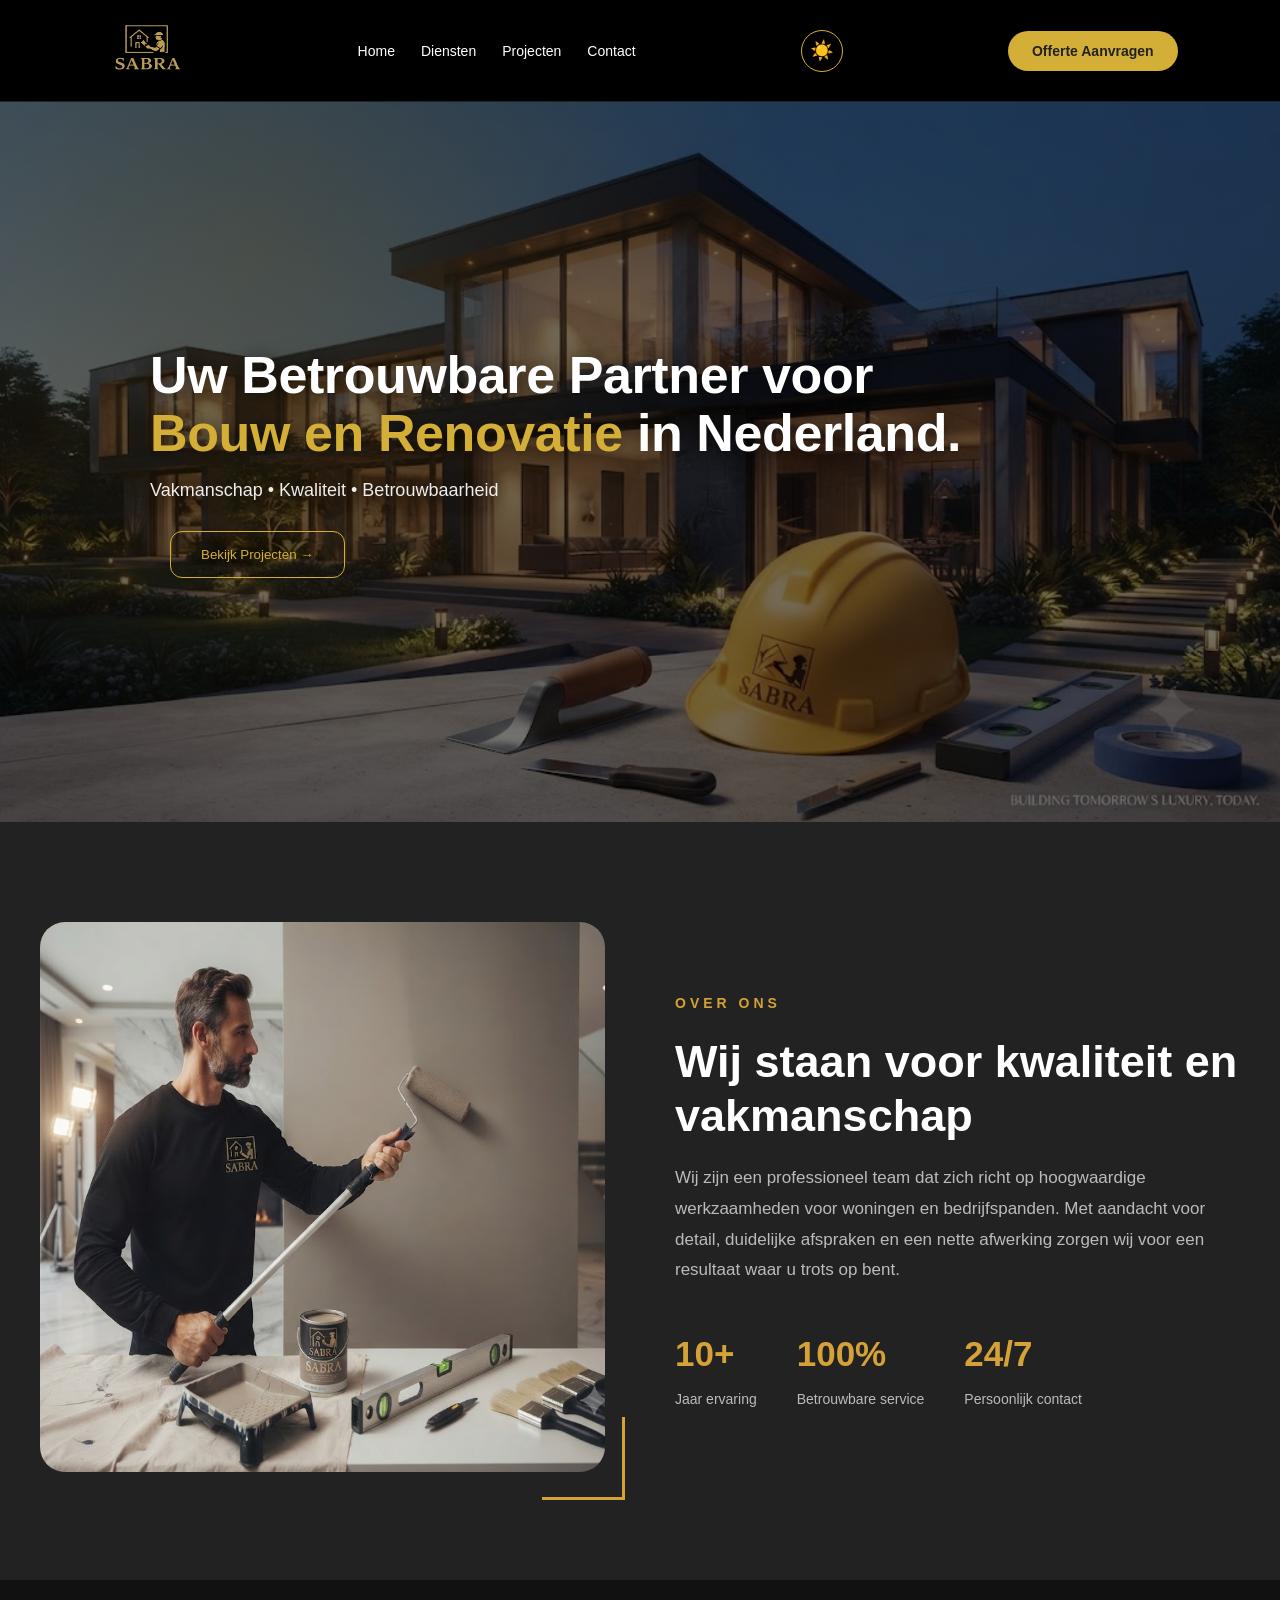
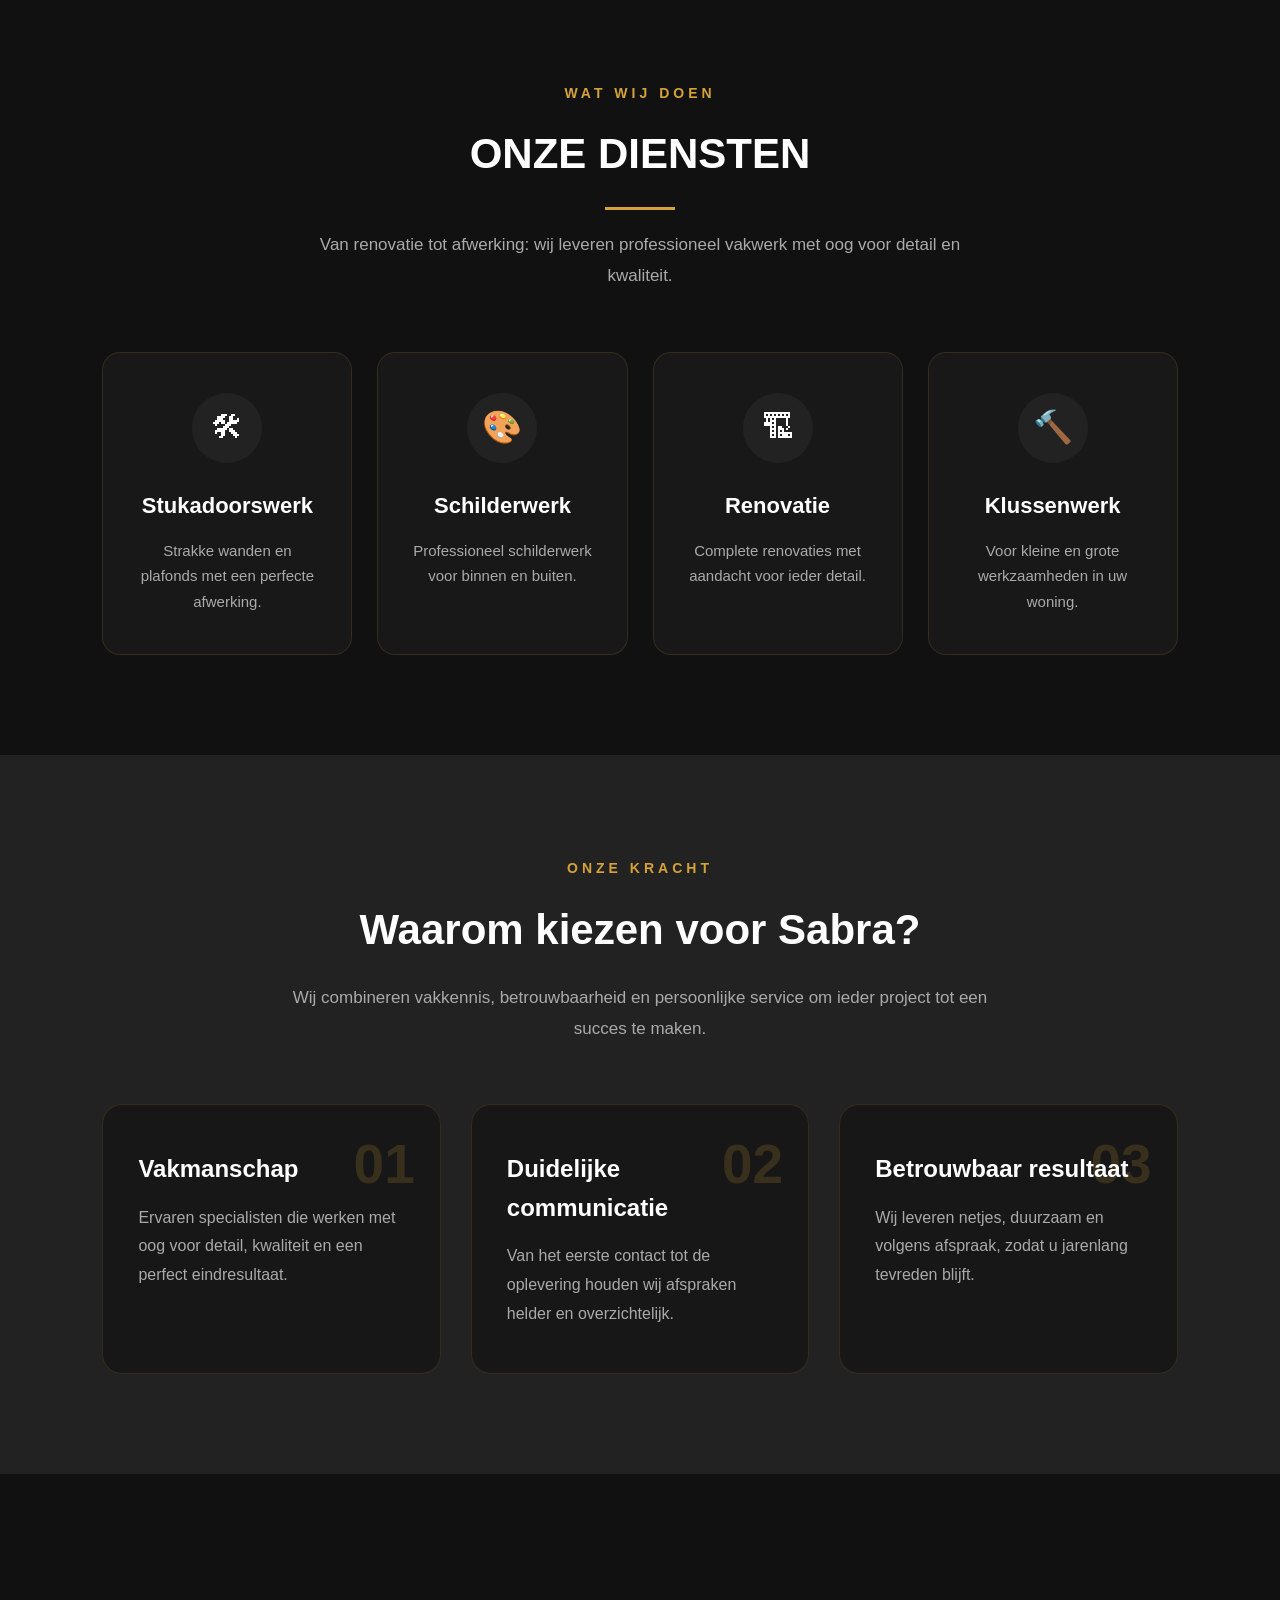
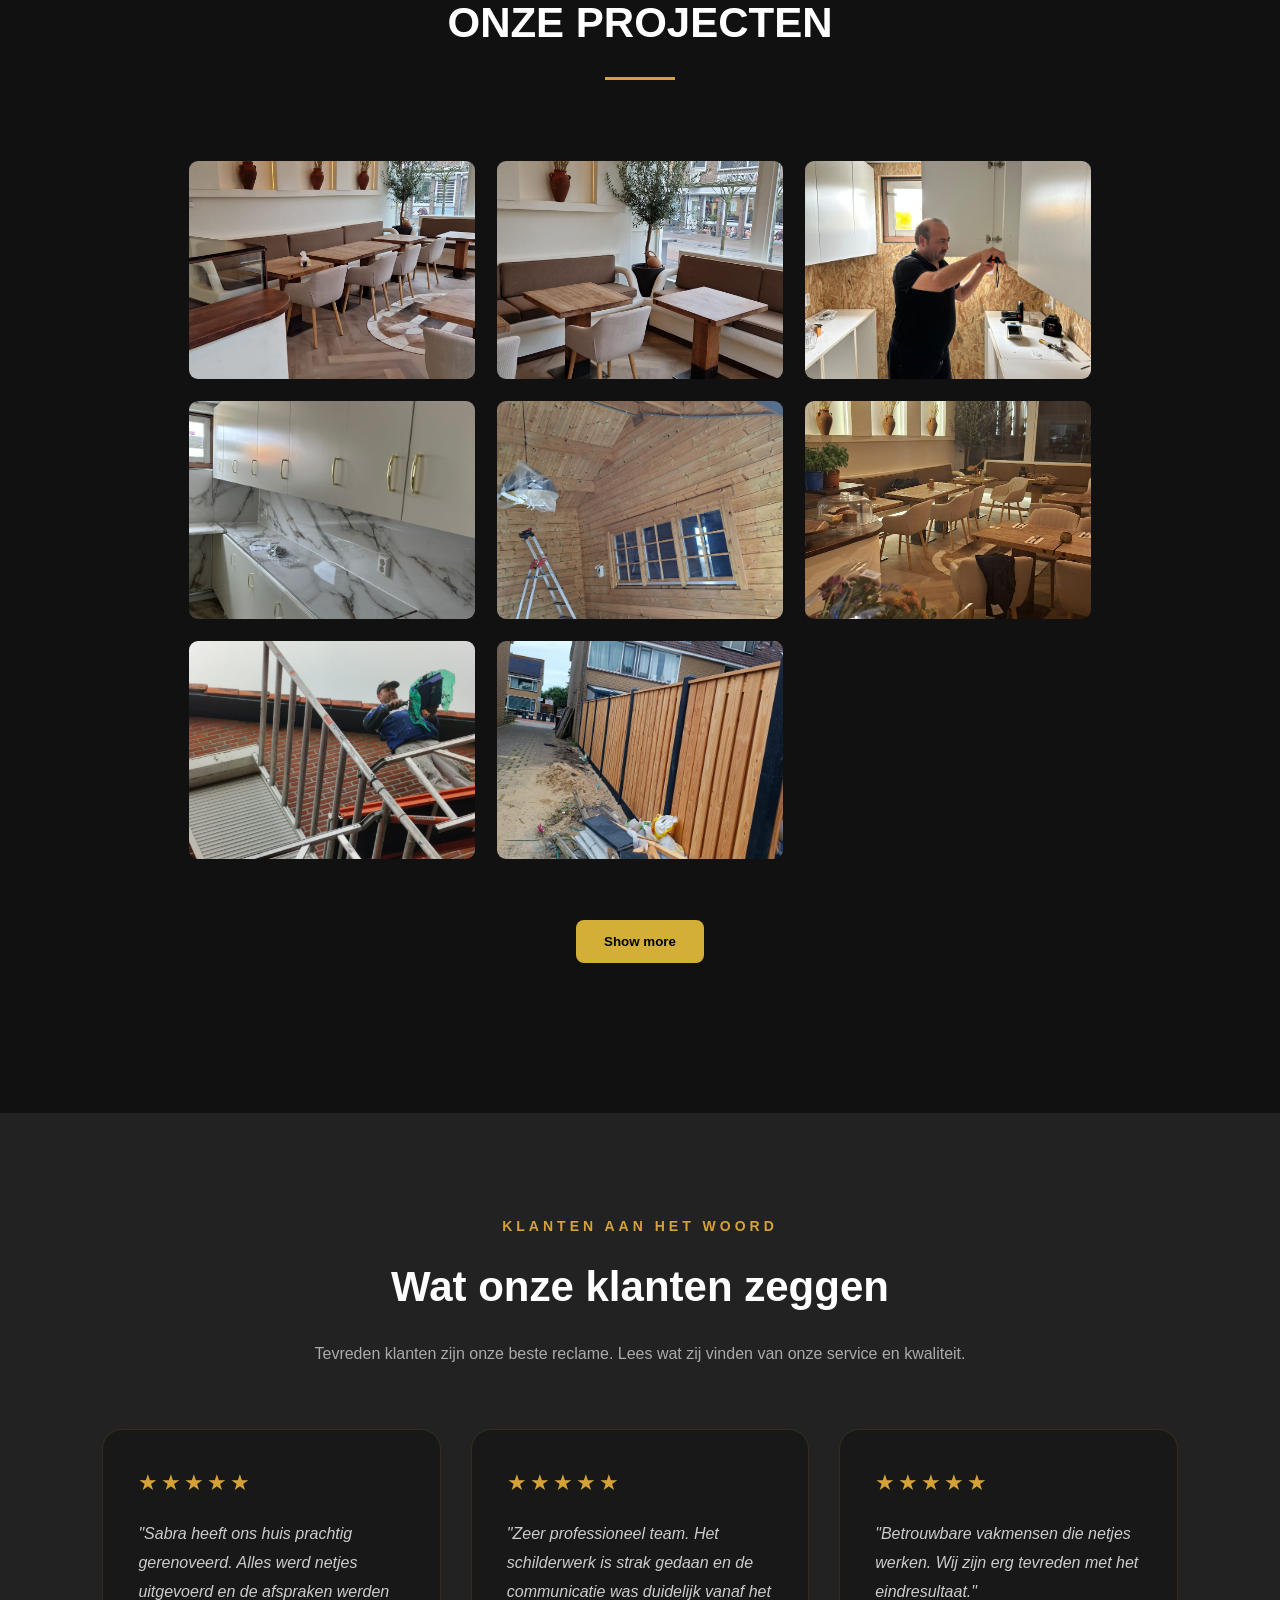
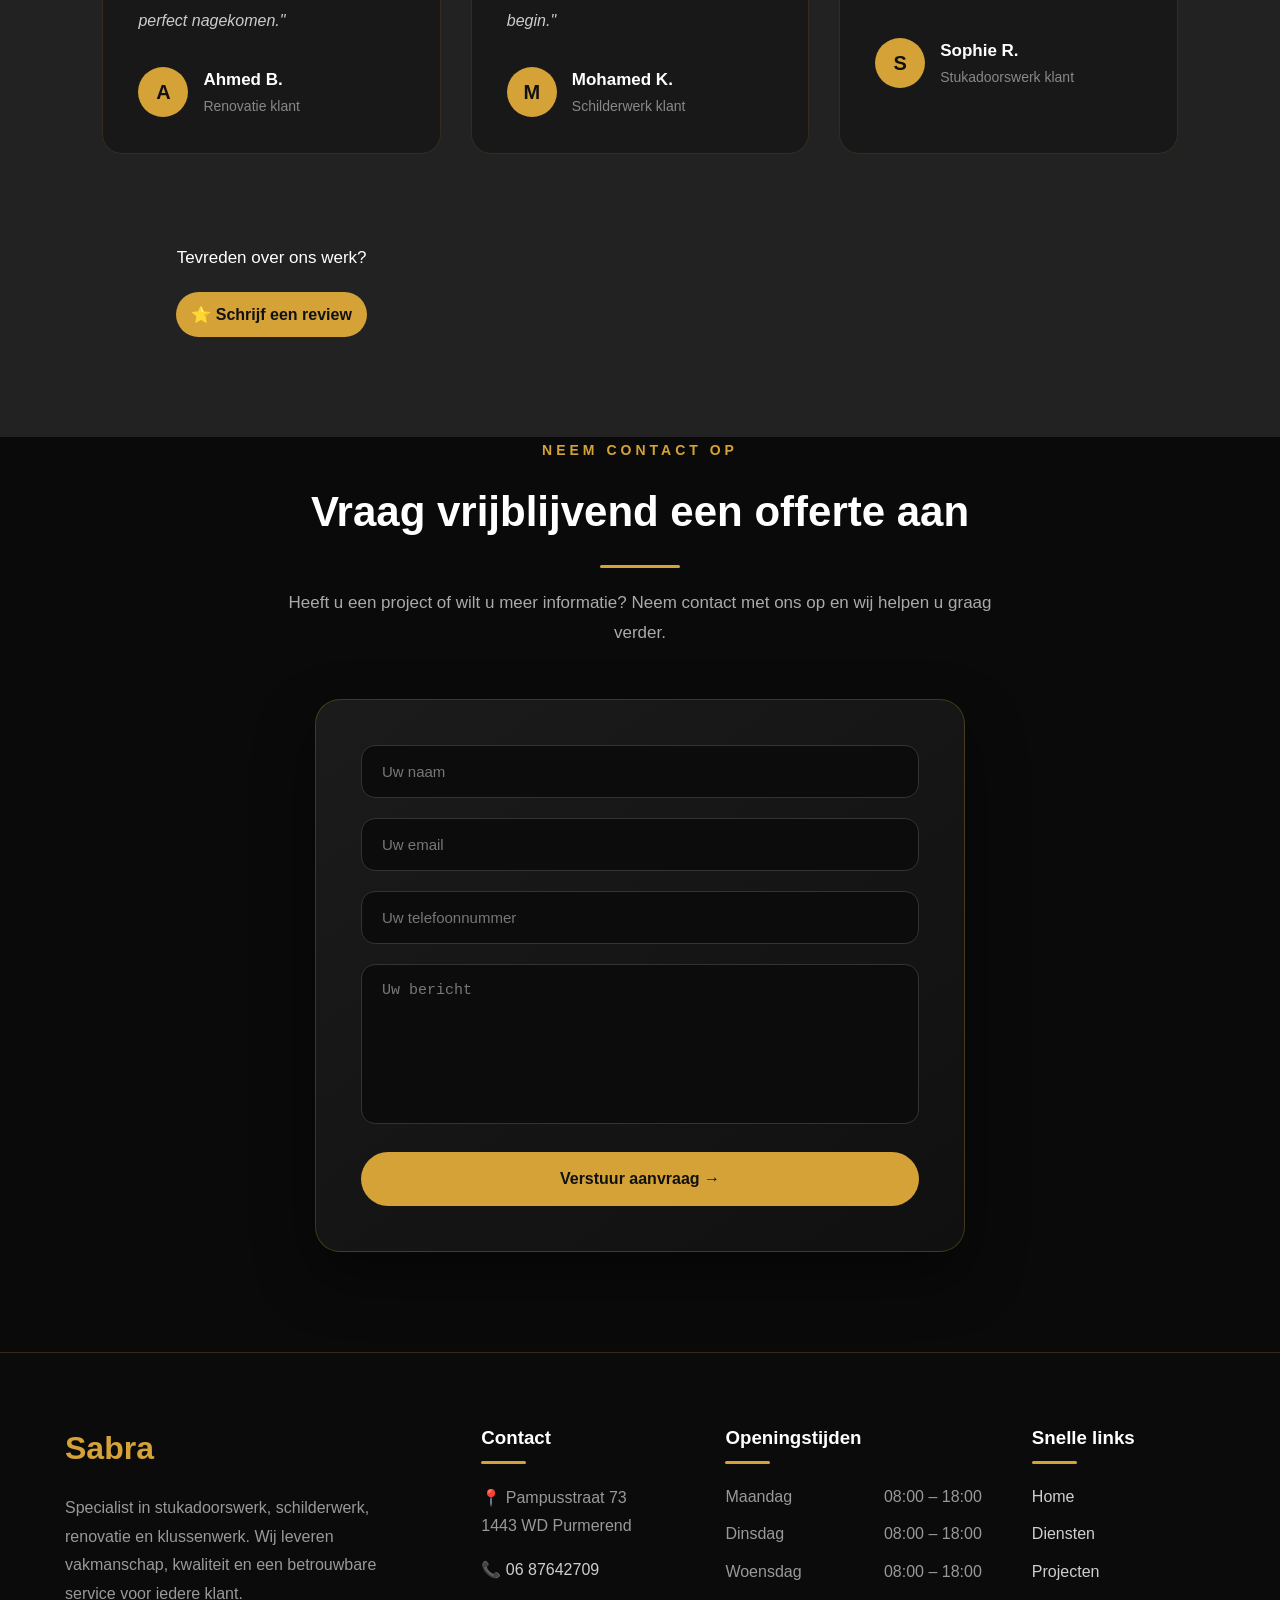
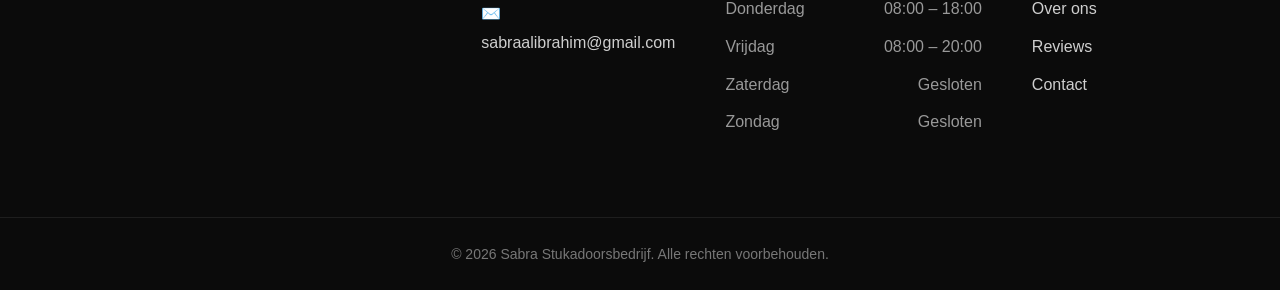
<file: Sabra/index.html>
<!DOCTYPE html>
<html lang="nl">

<head>
    <meta charset="UTF-8">
    <meta name="viewport" content="width=device-width, initial-scale=1.0">

    <title>Sabra Stukadoorsbedrijf | Stukadoor Purmerend & Renovatie</title>

    <meta name="description" content="Sabra Stukadoorsbedrijf uit Purmerend verzorgt professioneel stucwerk, schilderwerk, renovaties en wandafwerking. Vraag vrijblijvend een offerte aan.">

    <meta name="author" content="Sabra Stukadoorsbedrijf">

    <meta name="robots" content="index, follow">
  <meta property="og:image" content="https://www.sabrastukadoorsbedrijf.nl/media/logoSabra.png">
    <link rel="canonical" href="https://sabrastukadoorsbedrijf.nl/">

    <!-- Open Graph Facebook / WhatsApp -->
    <meta property="og:title" content="Sabra Stukadoorsbedrijf | Professioneel stucwerk Purmerend">
    <meta property="og:description" content="Vakmanschap in stucwerk, schilderwerk en renovatie. Sabra Stukadoorsbedrijf helpt particulieren en bedrijven in Purmerend en omgeving.">
    <meta property="og:type" content="website">
    <meta property="og:url" content="https://sabrastukadoorsbedrijf.vercel.app/">
    <meta property="og:image" content="https://sabrastukadoorsbedrijf.vercel.app/media/logoSabra.png">

    <!-- Google -->
    <meta name="google-site-verification" content="">

    <!-- Local Business SEO -->
    <script type="application/ld+json">
    {
      "@context": "https://schema.org",
      "@type": "HomeAndConstructionBusiness",
      "name": "Sabra Stukadoorsbedrijf",
      "image": "https://sabrastukadoorsbedrijf.vercel.app/media/logoSabra.png",
      "url": "https://sabrastukadoorsbedrijf.vercel.app/",
      "telephone": "+31687642709",
      "address": {
        "@type": "PostalAddress",
        "streetAddress": "Pampusstraat 73",
        "addressLocality": "Purmerend",
        "postalCode": "1443 WD",
        "addressCountry": "NL"
      },
      "areaServed": [
        "Purmerend",
        "Amsterdam",
        "Noord-Holland"
      ],
      "serviceType": [
        "Stukadoorswerk",
        "Schilderwerk",
        "Renovatie",
        "Wandafwerking"
      ]
    }
    </script>
    <link rel="stylesheet" href="css/style.css">
    <link rel="icon" href="media/logoSabra.png" type="image/png">

</head>
<body>
    <!--  navbar -->
    <nav class="navbar">
        <div class="logo"> <img src="media/logoSabra.png" alt="Sabra" width="90px" height="60px"> </div>
        <ul class="nav-menu">
            <li><a href="#home">Home</a></li>
            <li><a href="#diensten">Diensten</a></li>
            <li><a href="#projecten">Projecten</a></li>
            <li><a href="#contact">Contact</a></li>
        </ul>
<button id="themeToggle" class="theme-toggle" type="button" aria-label="Witte modus">
    ☀️
</button>
        <button class="btn-main"><a href ="#contact">Offerte Aanvragen</a></button>
        <!-- <button class="hamburger" id="hamburger" aria-label="Menu">
            <span></span>
            <span></span>
            <span></span>
        </button> -->
    </nav>
    <!-- hero-text -->
    <header id="home" class="hero">
        <div class="hero-content">
            <h1>
                Uw Betrouwbare Partner voor <span>Bouw en Renovatie</span> in Nederland.
            </h1>
            <p>Vakmanschap • Kwaliteit • Betrouwbaarheid</p>
            <div class="hero-buttons">
                <!-- <button class="btn-fill">Vraag Offerte Aan →</button> -->
                <button class="btn-outline"><a href ="#projecten"> Bekijk Projecten →</a></button>
            </div>
        </div>
    </header>


    <section id="overons" class="overons">

        <div class="over-container">

            <div class="over-image">
                <img src="media/employee.jpg" alt="Ons team">
            </div>

            <div class="over-content">

                <span>OVER ONS</span>

                <h2>Wij staan voor kwaliteit en vakmanschap</h2>

                <p>
                    Wij zijn een professioneel team dat zich richt op hoogwaardige
                    werkzaamheden voor woningen en bedrijfspanden.
                    Met aandacht voor detail, duidelijke afspraken en een nette
                    afwerking zorgen wij voor een resultaat waar u trots op bent.
                </p>

                <div class="over-info">

                    <div>
                        <strong>10+</strong>
                        <p>Jaar ervaring</p>
                    </div>

                    <div>
                        <strong>100%</strong>
                        <p>Betrouwbare service</p>
                    </div>

                    <div>
                        <strong>24/7</strong>
                        <p>Persoonlijk contact</p>
                    </div>

                </div>

            </div>

        </div>

    </section>

    <section id="diensten" class="services">

        <div class="services-header">
            <span>WAT WIJ DOEN</span>
            <h2>Onze diensten</h2>
            <p>
                Van renovatie tot afwerking: wij leveren professioneel vakwerk
                met oog voor detail en kwaliteit.
            </p>
        </div>


        <div class="grid">

            <div class="card">
                <div class="service-icon">🛠</div>
                <h3>Stukadoorswerk</h3>
                <p>
                    Strakke wanden en plafonds met een perfecte afwerking.
                </p>
            </div>


            <div class="card">
                <div class="service-icon">🎨</div>
                <h3>Schilderwerk</h3>
                <p>
                    Professioneel schilderwerk voor binnen en buiten.
                </p>
            </div>


            <div class="card">
                <div class="service-icon">🏗</div>
                <h3>Renovatie</h3>
                <p>
                    Complete renovaties met aandacht voor ieder detail.
                </p>
            </div>


            <div class="card">
                <div class="service-icon">🔨</div>
                <h3>Klussenwerk</h3>
                <p>
                    Voor kleine en grote werkzaamheden in uw woning.
                </p>
            </div>

        </div>

    </section>
    <!-- wHY Sabra -->
    <section id="waarom" class="waarom">

        <div class="waarom-header">
            <span>ONZE KRACHT</span>
            <h2>Waarom kiezen voor Sabra?</h2>
            <p>
                Wij combineren vakkennis, betrouwbaarheid en persoonlijke service
                om ieder project tot een succes te maken.
            </p>
        </div>


        <div class="waarom-grid">

            <div class="waarom-card">
                <div class="waarom-number">01</div>
                <h3>Vakmanschap</h3>
                <p>
                    Ervaren specialisten die werken met oog voor detail,
                    kwaliteit en een perfect eindresultaat.
                </p>
            </div>


            <div class="waarom-card">
                <div class="waarom-number">02</div>
                <h3>Duidelijke communicatie</h3>
                <p>
                    Van het eerste contact tot de oplevering houden wij
                    afspraken helder en overzichtelijk.
                </p>
            </div>


            <div class="waarom-card">
                <div class="waarom-number">03</div>
                <h3>Betrouwbaar resultaat</h3>
                <p>
                    Wij leveren netjes, duurzaam en volgens afspraak,
                    zodat u jarenlang tevreden blijft.
                </p>
            </div>


        </div>

    </section>

    <!-- Project -->
    <section id="projecten" class="services">
        <h2>ONZE Projecten</h2>



        <div class="gallery" id="gallery">
        </div>

        <div class="gallery-actions">
            <button id="showMoreBtn" class="btn-show-more" type="button">Show more</button>
        </div>
    </section>

    <!-- Reviews -->
    <section id="reviews" class="reviews">

        <div class="reviews-header">
            <span>KLANTEN AAN HET WOORD</span>
            <h2>Wat onze klanten zeggen</h2>
            <p>
                Tevreden klanten zijn onze beste reclame. Lees wat zij vinden
                van onze service en kwaliteit.
            </p>
        </div>


        <div class="reviews-grid">

            <div class="review-card">

                <div class="stars">
                    ★★★★★
                </div>

                <p>
                    "Sabra heeft ons huis prachtig gerenoveerd.
                    Alles werd netjes uitgevoerd en de afspraken werden perfect nagekomen."
                </p>

                <div class="review-user">
                    <div class="avatar">A</div>
                    <div>
                        <h3>Ahmed B.</h3>
                        <span>Renovatie klant</span>
                    </div>
                </div>

            </div>


            <div class="review-card">

                <div class="stars">
                    ★★★★★
                </div>

                <p>
                    "Zeer professioneel team. Het schilderwerk is strak gedaan
                    en de communicatie was duidelijk vanaf het begin."
                </p>

                <div class="review-user">
                    <div class="avatar">M</div>
                    <div>
                        <h3>Mohamed K.</h3>
                        <span>Schilderwerk klant</span>
                    </div>
                </div>

            </div>


            <div class="review-card">

                <div class="stars">
                    ★★★★★
                </div>

                <p>
                    "Betrouwbare vakmensen die netjes werken.
                    Wij zijn erg tevreden met het eindresultaat."
                </p>

                <div class="review-user">
                    <div class="avatar">S</div>
                    <div>
                        <h3>Sophie R.</h3>
                        <span>Stukadoorswerk klant</span>
                    </div>
                </div>

            </div>

            <div class="review-button">
                <p>Tevreden over ons werk?</p>

                <a href="https://www.google.com/search?sca_esv=5171afe6e00816b8&rlz=1C1HKFL_nlNL1199NL1200&hl=nl-NL&sxsrf=APpeQntoMBYK1wIv2j_bNMOsNCnjaxLy4g:1784479257596&si=APenkKm7iecQ4G6P-TsbSMFKIQtv3EFIqRAFw-i8uEbk55Z-_wj98pzjTRHRmaYd_mSb3nWojJZDHp2sBodUD1Yf2_qecn1DckBgJWHtpdjNLMGZZyEllOfOukR06NehRIceThPjhHmt7NQI_Qx3m6LVrSWyJdH5ug%3D%3D&q=Sabra+stukadoorsbedrijf+Reviews&sa=X&ved=2ahUKEwi18Yeil9-VAxU4ywIHHcFiBXAQ0bkNegQIIhAF&biw=1920&bih=912&dpr=1"
                    target="_blank" class="google-review-btn">

                    ⭐ Schrijf een review

                </a>
            </div>


        </div>

    </section>

    <!-- Contact form -->
<section id="contact" class="contact">

    <div class="contact-header">

        <span>NEEM CONTACT OP</span>

        <h2>Vraag vrijblijvend een offerte aan</h2>

        <p>
            Heeft u een project of wilt u meer informatie?
            Neem contact met ons op en wij helpen u graag verder.
        </p>

    </div>


    <form id="contactForm" class="contact-form">

        <input 
        type="text" 
        id="naam"
        maxlength="50"
        required
        placeholder="Uw naam">


        <input 
        type="email"
        id="email"
        maxlength="100"
        required
        placeholder="Uw email">


        <input 
        type="tel"
        id="telefoon"
        maxlength="20"
        placeholder="Uw telefoonnummer">


        <textarea 
        id="bericht"
        maxlength="1000"
        required
        placeholder="Uw bericht"></textarea>


        <input 
        type="text"
        id="website"
        style="display:none">


        <button type="submit">
            Verstuur aanvraag →
        </button>

    </form>


    <!-- footer -->
     <footer class="footer">

    <div class="footer-container">
        <div class="footer-logo">

            <h2>Sabra</h2>

            <p>
                Specialist in stukadoorswerk, schilderwerk, renovatie en
                klussenwerk. Wij leveren vakmanschap, kwaliteit en een
                betrouwbare service voor iedere klant.
            </p>

        </div>
        <div class="footer-column">

            <h3>Contact</h3>

            <p>
                📍 Pampusstraat 73<br>
                1443 WD Purmerend
            </p>

            <p>
                📞 <a href="tel:+31687642709">06 87642709</a>
            </p>

            <p>
                ✉️ <a href="mailto:sabraalibrahim@gmail.com">
                    sabraalibrahim@gmail.com
                </a>
            </p>

        </div>

        <div class="footer-column">

            <h3>Openingstijden</h3>

            <ul>

                <li>Maandag <span>08:00 – 18:00</span></li>
                <li>Dinsdag <span>08:00 – 18:00</span></li>
                <li>Woensdag <span>08:00 – 18:00</span></li>
                <li>Donderdag <span>08:00 – 18:00</span></li>
                <li>Vrijdag <span>08:00 – 20:00</span></li>
                <li>Zaterdag <span>Gesloten</span></li>
                <li>Zondag <span>Gesloten</span></li>

            </ul>

        </div>
        <div class="footer-column">

            <h3>Snelle links</h3>

            <ul>

                <li><a href="#home">Home</a></li>
                <li><a href="#diensten">Diensten</a></li>
                <li><a href="#projecten">Projecten</a></li>
                <li><a href="#overons">Over ons</a></li>
                <li><a href="#reviews">Reviews</a></li>
                <li><a href="#contact">Contact</a></li>

            </ul>

        </div>

    </div>


    <div class="footer-bottom">

        © 2026 Sabra Stukadoorsbedrijf. Alle rechten voorbehouden.

    </div>

</footer>

</section>
    <script src="js/script.js"></script>
</body>

</html>
</file>
<file: Sabra/css/style.css>
* {
    margin: 0;
    padding: 0;
    box-sizing: border-box;
}

/* body */
body {
    font-family: 'Poppins', sans-serif;
    background-color: #0a0a0a;
    color: #ffffff;
    line-height: 1.6;
}

/* Navbar */
.navbar {
    display: flex;
    justify-content: space-between;
    align-items: center;
    padding: 18px 8%;
    background: #000;
    border-bottom: 1px solid #222;
    position: sticky;
    top: 0;
    z-index: 999;
}

/* Logo */
.logo {
    font-size: 28px;
    font-weight: 700;
    color: #d4af37;
    line-height: 1;
}

.nav-menu {
    display: flex;
    list-style: none;
    gap: 26px;
    align-items: center;
}

.nav-menu a {
    color: white;
    text-decoration: none;
    font-size: 14px;
    padding: 10px 0;
}

.nav-menu a:hover {
    color: #d4af37;
}

/* Navbar button: Offerte Aanvragen */
.btn-main {
    background: #d4af37;
    color: #000;
    border: none;
    padding: 12px 24px;
    border-radius: 50px;
    font-weight: 700;
    font-size: 14px;
    cursor: pointer;
    transition: all 0.3s ease;
    font-family: 'Poppins', sans-serif;
    white-space: nowrap;
}


.btn-main:hover {
    background: #e5b84b;
    transform: translateY(-2px);
    box-shadow: 0 8px 25px rgba(212, 162, 55, 0.35);
}

.btn-main:active {
    transform: translateY(0);
}

.btn-main a {
    text-decoration: none;
    color: #222;

}

/* Hero Sectie */
.hero {
    min-height: 80vh;
    display: flex;
    align-items: center;
    padding: 0 8%;
    /* hero background image */
    background-image:
        linear-gradient(rgba(0, 0, 0, 0.55), rgba(0, 0, 0, 0.55)),
        radial-gradient(circle at 20% 20%, rgba(212, 162, 55, 0.35), rgba(0, 0, 0, 0) 45%),
        url('../media/bannnerSabra.jpg');
    background-size: cover;
    background-position: center;
    background-repeat: no-repeat;
}


.hero-content {
    width: 100%;
    max-width: 980px;
    margin: 0 auto;
    text-align: left;
    padding: 26px 0;
}

.hero-content * {
    text-shadow: 0 2px 18px rgba(0, 0, 0, 0.55);
}

.hero h1 {
    font-size: 52px;
    font-weight: 700;
    max-width: 820px;
    line-height: 1.12;
    letter-spacing: -0.4px;
}

.hero p {
    margin-top: 14px;
    font-size: 18px;
    color: rgba(255, 255, 255, 0.92);
}

.hero span {
    color: #d4af37;
}

.hero-buttons {
    margin-top: 26px;
    display: flex;
    gap: 16px;
    flex-wrap: wrap;
    align-items: center;
}

/* .btn-fill, */
.btn-outline {
    border-radius: 12px;
    transition: transform 0.15s ease, box-shadow 0.15s ease, background 0.15s ease, color 0.15s ease, border-color 0.15s ease;
}

/* .btn-fill:hover {
    transform: translateY(-2px);
    box-shadow: 0 14px 30px rgba(212, 162, 55, 0.22);
} */

.btn-outline:hover {
    transform: translateY(-2px);
    box-shadow: 0 14px 30px rgba(212, 162, 55, 0.14);
    border-color: #d4af37;
}



/* .btn-fill {
    background: #d4af37;
    color: black;
    border: none;
    padding: 15px 30px;
    cursor: pointer;
    font-weight: bold;
} */

.btn-outline {
    border: 1px solid #d4af37;
    /* color: #d4af37; */
    background: transparent;
    padding: 15px 30px;
    cursor: pointer;
    margin-left: 20px;
}
.btn-outline a
{
    color: #d4af37;
    text-decoration: none;

}

/* Services */

.services {
    padding: 100px 8%;
    background: #111;
    text-align: center;
}


.services-header {
    max-width: 700px;
    margin: auto;
}


.services-header span {
    color: #d4a237;
    letter-spacing: 4px;
    font-size: 14px;
    font-weight: 600;
}


.services h2 {
    color: white;
    font-size: 42px;
    margin: 15px 0 20px;
    text-transform: uppercase;
}


.services h2::after {
    content: "";
    display: block;
    width: 70px;
    height: 3px;
    background: #d4a237;
    margin: 20px auto;
}


.services-header p {
    color: #aaa;
    font-size: 17px;
    line-height: 1.8;
}



.grid {
    max-width: 1200px;
    margin: 60px auto 0;
    display: grid;
    grid-template-columns: repeat(4, 1fr);
    gap: 25px;
}



.card {
    background: #181818;
    padding: 40px 30px;
    border-radius: 18px;
    border: 1px solid rgba(212, 162, 55, .15);
    transition: .4s;
    position: relative;
    overflow: hidden;
}


.card::before {
    content: "";
    position: absolute;
    top: 0;
    left: 0;
    width: 100%;
    height: 3px;
    background: #d4a237;
    transform: scaleX(0);
    transition: .4s;
}


.card:hover::before {
    transform: scaleX(1);
}


.card:hover {
    transform: translateY(-10px);
    border-color: #d4a237;
    box-shadow: 0 20px 40px rgba(0, 0, 0, .5);
}



.service-icon {
    width: 70px;
    height: 70px;
    margin: 0 auto 25px;
    background: #222;
    border-radius: 50%;
    display: flex;
    align-items: center;
    justify-content: center;
    font-size: 32px;
}



.card h3 {
    color: white;
    font-size: 22px;
    margin-bottom: 15px;
}


.card p {
    color: #aaa;
    line-height: 1.7;
    font-size: 15px;
}

/* Gallery */
.gallery {
    width: 100%;
    padding: 60px 8%;
    display: grid;
    grid-template-columns: repeat(auto-fit, minmax(220px, 1fr));
    gap: 20px;
    justify-items: stretch;
}


/* About us */
.overons {
    padding: 100px 20px;
    background: #222;
}


.over-container {
    max-width: 1200px;
    margin: auto;
    display: grid;
    grid-template-columns: 1fr 1fr;
    gap: 70px;
    align-items: center;
}


.over-image {
    position: relative;
}


.over-image img {
    width: 100%;
    height: 550px;
    object-fit: cover;
    border-radius: 25px;
}


/* gouden lijn naast foto */

.over-image::after {
    content: "";
    position: absolute;
    width: 80px;
    height: 80px;
    border-right: 3px solid #d4a237;
    border-bottom: 3px solid #d4a237;
    right: -20px;
    bottom: -20px;
}


.over-content span {
    color: #d4a237;
    letter-spacing: 4px;
    font-size: 14px;
    font-weight: 600;
}


.over-content h2 {
    color: white;
    font-size: 45px;
    line-height: 1.2;
    margin: 20px 0;
}


.over-content p {
    color: #bbb;
    font-size: 17px;
    line-height: 1.8;
}


.over-info {
    display: flex;
    gap: 40px;
    margin-top: 40px;
}


.over-info strong {
    color: #d4a237;
    font-size: 35px;
}


.over-info p {
    margin-top: 5px;
    font-size: 14px;
}

/* Why Sabra */

.waarom {
    padding: 100px 8%;
    background: #222;
}


.waarom-header {
    max-width: 750px;
    margin: auto;
    text-align: center;
}


.waarom-header span {
    color: #d4a237;
    font-size: 14px;
    letter-spacing: 4px;
    font-weight: 600;
}


.waarom h2 {
    color: white;
    font-size: 42px;
    margin: 15px 0 20px;
}


.waarom-header p {
    color: #aaa;
    font-size: 17px;
    line-height: 1.8;
}



.waarom-grid {
    max-width: 1100px;
    margin: 60px auto 0;
    display: grid;
    grid-template-columns: repeat(3, 1fr);
    gap: 30px;
}



.waarom-card {
    position: relative;
    background: #171717;
    padding: 45px 35px;
    border-radius: 20px;
    border: 1px solid rgba(212, 162, 55, .15);
    overflow: hidden;
    transition: .4s;
}


.waarom-card:hover {
    transform: translateY(-10px);
    border-color: #d4a237;
    box-shadow: 0 20px 45px rgba(0, 0, 0, .5);
}



.waarom-number {
    font-size: 55px;
    font-weight: 700;
    color: rgba(212, 162, 55, .18);
    position: absolute;
    top: 15px;
    right: 25px;
}



.waarom-card h3 {
    color: white;
    font-size: 24px;
    margin-bottom: 15px;
    position: relative;
}


.waarom-card p {
    color: #aaa;
    line-height: 1.8;
    position: relative;
}


/* Gallery */

.gallery img {
    width: 100%;
    height: 220px;
    object-fit: cover;
    display: block;
    border-radius: 10px;
}

/* Show more button */
.gallery-actions {
    width: 100%;
    display: flex;
    justify-content: center;
    padding-bottom: 50px;
}

.btn-show-more {
    background: #d4af37;
    color: #000;
    border: none;
    padding: 14px 28px;
    font-weight: 700;
    cursor: pointer;
    border-radius: 8px;
}

.btn-show-more:disabled {
    opacity: 0.6;
    cursor: not-allowed;
}

.gallery-item {
    margin: 0;
    border: 0;
    width: auto;
}

.gallery-item img {
    width: 100%;
    height: 220px;
    object-fit: cover;
    border: 1px solid #111;
    border-radius: 10px;
    transition: border-color 0.2s ease;
}

.gallery-item img:hover {
    border-color: #d4af37;
}

/* Review */

.reviews {
    padding: 100px 8%;
    background: #222;
}


.reviews-header {
    text-align: center;
    max-width: 750px;
    margin: auto;
}


.reviews-header span {
    color: #d4a237;
    letter-spacing: 4px;
    font-size: 14px;
    font-weight: 600;
}


.reviews h2 {
    color: white;
    font-size: 42px;
    margin: 15px 0 20px;
}


.reviews-header p {
    color: #aaa;
    line-height: 1.8;
}



.reviews-grid {
    max-width: 1200px;
    margin: 60px auto 0;
    display: grid;
    grid-template-columns: repeat(3, 1fr);
    gap: 30px;
}



.review-card {
    background: #181818;
    padding: 35px;
    border-radius: 20px;
    border: 1px solid rgba(212, 162, 55, .15);
    transition: .3s;
}


.review-card:hover {
    transform: translateY(-8px);
    border-color: #d4a237;
}



.stars {
    color: #d4a237;
    font-size: 22px;
    letter-spacing: 3px;
    margin-bottom: 20px;
}



.review-card p {
    color: #ccc;
    line-height: 1.8;
    font-size: 16px;
    font-style: italic;
}



.review-user {
    display: flex;
    align-items: center;
    gap: 15px;
    margin-top: 30px;
}



.avatar {
    width: 50px;
    height: 50px;
    border-radius: 50%;
    background: #d4a237;
    color: #111;
    display: flex;
    align-items: center;
    justify-content: center;
    font-weight: 700;
    font-size: 20px;
}



.review-user h3 {
    color: white;
    font-size: 17px;
    margin: 0;
}


.review-user span {
    color: #888;
    font-size: 14px;
}


.review-button {
    text-align: center;
    margin-top: 60px;
}


.review-button p {
    color: white;
    font-size: 17px;
    margin-bottom: 20px;
}


.google-review-btn {
    display: inline-flex;
    align-items: center;
    gap: 5px;
    padding: 10px 15px;
    background: #d4a237;
    color: #111;
    text-decoration: none;
    font-weight: 700;
    border-radius: 50px;
    transition: .3s;
}


.google-review-btn:hover {
    transform: translateY(-4px);
    background: #e5b84b;
    box-shadow: 0 15px 35px rgba(212, 162, 55, .35);
}

/* Contact Form*/

.contact-form {

    max-width: 650px;
    margin: 50px auto 0;

    background: linear-gradient(145deg,
            #1b1b1b,
            #101010);

    padding: 45px;

    border-radius: 25px;

    border: 1px solid rgba(212, 162, 55, .25);

    box-shadow:
        0 25px 60px rgba(0, 0, 0, .45);

}


/* Input */

.contact-form input,
.contact-form textarea {

    width: 100%;

    background: #0c0c0c;

    color: white;

    border: 1px solid #333;

    padding: 17px 20px;

    border-radius: 14px;

    font-size: 15px;

    margin-bottom: 20px;

    outline: none;

    transition: .3s;

    box-sizing: border-box;

}



/* Hover */

.contact-form input:hover,
.contact-form textarea:hover {

    border-color: #555;

}



/* Focus */

.contact-form input:focus,
.contact-form textarea:focus {

    border-color: #d4a237;

    box-shadow:
        0 0 0 4px rgba(212, 162, 55, .12);

}


.contact-form textarea {

    height: 160px;

    resize: none;

}

.contact-form input::placeholder,
.contact-form textarea::placeholder {

    color: #777;

}

.contact-form button {

    width: 100%;

    padding: 18px;

    background: #d4a237;

    color: #111;

    border: none;

    border-radius: 50px;

    font-size: 16px;

    font-weight: 700;

    cursor: pointer;

    transition: .35s;

}

.contact-form button:hover {

    background: #edc05a;

    transform: translateY(-4px);

    box-shadow:
        0 15px 35px rgba(212, 162, 55, .35);

}


.contact-form button:active {

    transform: translateY(0);

}

.contact-header {

    max-width: 750px;

    margin: 0 auto;

    text-align: center;

}


.contact-header span {

    color: #d4a237;

    font-size: 14px;

    font-weight: 600;

    letter-spacing: 4px;

}



.contact-header h2 {

    color: white;

    font-size: 42px;

    margin: 15px 0 20px;

}



.contact-header h2::after {

    content: "";

    display: block;

    width: 80px;

    height: 3px;

    background: #d4a237;

    margin: 20px auto;

    border-radius: 5px;

}



.contact-header p {

    color: #aaa;

    font-size: 17px;

    line-height: 1.8;

    margin-bottom: 50px;

}

/* footer */

.footer {
    background: #0b0b0b;
    border-top: 1px solid rgba(212, 162, 55, .2);
    margin-top: 100px;
}

.footer-container {
    max-width: 1200px;
    margin: auto;
    padding: 70px 25px;
    display: grid;
    grid-template-columns: 2fr 1fr 1.4fr 1fr;
    gap: 50px;
}

.footer-logo h2 {
    color: #d4a237;
    font-size: 32px;
    margin-bottom: 20px;
}

.footer-logo p {
    color: #999;
    line-height: 1.8;
}

.footer-column h3 {
    color: #fff;
    margin-bottom: 20px;
    position: relative;
}

.footer-column h3::after {
    content: "";
    display: block;
    width: 45px;
    height: 3px;
    background: #d4a237;
    margin-top: 8px;
    border-radius: 10px;
}

.footer-column p {
    color: #999;
    margin-bottom: 15px;
    line-height: 1.8;
}

.footer-column ul {
    list-style: none;
    padding: 0;
    margin: 0;
}

.footer-column ul li {
    color: #999;
    margin-bottom: 12px;
    display: flex;
    justify-content: space-between;
    gap: 15px;
}

.footer-column a {
    color: #cfcfcf;
    text-decoration: none;
    transition: .3s;
}

.footer-column a:hover {
    color: #d4a237;
}

.footer-bottom {
    text-align: center;
    padding: 25px;
    border-top: 1px solid rgba(255, 255, 255, .08);
    color: #777;
    font-size: 14px;
}


/* RESPONSIVE — TABLET */
@media (max-width: 1024px) {
    .navbar {
        padding: 18px 5%;
        flex-wrap: wrap;
    }

    .hero {
        padding: 0 5%;
    }

    .hero h1 {
        font-size: 40px;
        max-width: 100%;
    }

    .grid {
        grid-template-columns: repeat(2, 1fr);
        gap: 20px;
    }

    .waarom-grid {
        grid-template-columns: repeat(2, 1fr);
        gap: 25px;
    }

    .reviews-grid {
        grid-template-columns: repeat(2, 1fr);
        gap: 25px;
    }

    .over-container {
        gap: 40px;
    }

    .over-image img {
        height: 450px;
    }

    .over-content h2 {
        font-size: 36px;
    }

    .footer-container {
        grid-template-columns: 1fr 1fr;
        gap: 40px;
    }

    .contact-form {
        padding: 35px;
    }
}

/*RESPONSIVE — MOBILE*/
@media (max-width: 768px) {
    .navbar {
        padding: 14px 4%;
        flex-wrap: wrap;
        justify-content: space-between;
    }

    .nav-menu {
        display: none;
        flex-direction: column;
        width: 100%;
        background: #000;
        padding: 20px 0;
        gap: 0;
        border-top: 1px solid #222;
        margin-top: 14px;
    }

    .nav-menu.active {
        display: flex;
    }

    .nav-menu li {
        width: 100%;
        text-align: center;
    }

    .nav-menu a {
        display: block;
        padding: 14px 0;
        font-size: 16px;
        border-bottom: 1px solid #1a1a1a;
    }

    .btn-main {
        display: none;
    }

    /* Hamburger */
    /* .hamburger {
        display: flex;
        flex-direction: column;
        gap: 5px;
        cursor: pointer;
        background: none;
        border: none;
        padding: 5px;
    }

    .hamburger span {
        display: block;
        width: 26px;
        height: 2.5px;
        background: #d4af37;
        border-radius: 3px;
        transition: 0.3s;
    } */

    .hero {
        padding: 0 4%;
        min-height: 55vh;
    }

    .hero-content {
        text-align: center;
        padding: 40px 0;
    }

    .hero h1 {
        font-size: 30px;
        max-width: 100%;
        letter-spacing: 0;
    }

    .hero p {
        font-size: 16px;
    }

    .hero-buttons {
        flex-direction: column;
        align-items: stretch;
        gap: 12px;
    }

    /* .btn-fill, */
    .btn-outline {
        width: 100%;
        text-align: center;
        margin: 0;
        padding: 14px 20px;
        font-size: 15px;
    }

    .btn-outline {
        margin-left: 0;
    }

    .services {
        padding: 60px 4%;
    }

    .services h2 {
        font-size: 28px;
    }

    .services h2::after {
        bottom: -10px;
    }

    .services-header p {
        font-size: 15px;
    }

    .grid {
        grid-template-columns: 1fr;
        gap: 20px;
        margin-top: 40px;
    }

    .card {
        padding: 30px 20px;
    }

    .card h3 {
        font-size: 20px;
    }

    .overons {
        padding: 60px 20px;
    }

    .over-container {
        grid-template-columns: 1fr;
        gap: 30px;
    }

    .over-image img {
        height: 300px;
    }

    .over-image::after {
        width: 50px;
        height: 50px;
        right: -10px;
        bottom: -10px;
    }

    .over-content {
        text-align: center;
    }

    .over-content h2 {
        font-size: 28px;
    }

    .over-content p {
        font-size: 15px;
    }

    .over-info {
        flex-wrap: wrap;
        justify-content: center;
        gap: 25px;
    }

    .over-info strong {
        font-size: 28px;
    }

    .waarom {
        padding: 60px 4%;
    }

    .waarom h2 {
        font-size: 28px;
    }

    .waarom-header p {
        font-size: 15px;
    }

    .waarom-grid {
        grid-template-columns: 1fr;
        gap: 20px;
        margin-top: 40px;
    }

    .waarom-card {
        padding: 35px 25px;
    }

    .waarom-card h3 {
        font-size: 20px;
    }

    .gallery {
        padding: 40px 4%;
        grid-template-columns: repeat(2, 1fr);
        gap: 12px;
    }

    .gallery img,
    .gallery-item img {
        height: 160px;
    }

    .reviews {
        padding: 60px 4%;
    }

    .reviews h2 {
        font-size: 28px;
    }

    .reviews-header p {
        font-size: 15px;
    }

    .reviews-grid {
        grid-template-columns: 1fr;
        gap: 20px;
        margin-top: 40px;
    }

    .review-card {
        padding: 25px 20px;
    }

    .review-button {
        margin-top: 40px;
    }

    .google-review-btn {
        padding: 12px 20px;
        font-size: 14px;
    }

    .contact-header h2 {
        font-size: 28px;
    }

    .contact-header p {
        font-size: 15px;
        margin-bottom: 30px;
    }

    .contact-form {
        padding: 25px;
        margin-top: 30px;
        margin-left: 4%;
        margin-right: 4%;
    }

    .contact-form input,
    .contact-form textarea {
        font-size: 14px;
        padding: 14px 16px;
    }

    .contact-form textarea {
        height: 130px;
    }

    .contact-form button {
        padding: 15px;
        font-size: 15px;
    }

    .footer {
        margin-top: 60px;
    }

    .footer-container {
        grid-template-columns: 1fr;
        text-align: center;
        padding: 50px 25px;
        gap: 35px;
    }

    .footer-column ul li {
        justify-content: center;
    }

    .footer-column h3::after {
        margin: 10px auto 0;
    }

    .footer-logo p {
        font-size: 14px;
    }

    .footer-bottom {
        font-size: 13px;
        padding: 20px;
    }
}

/*RESPONSIVE — SMALL PHONE*/
@media (max-width: 480px) {
    .navbar {
        padding: 12px 4%;
    }

    .logo img {
        width: 70px;
        height: auto;
    }

    .hero {
        min-height: 50vh;
    }

    .hero h1 {
        font-size: 24px;
        line-height: 1.2;
    }

    .hero p {
        font-size: 14px;
    }

    .hero-buttons {
        gap: 10px;
    }

    /* .btn-fill, */
    .btn-outline {
        padding: 12px 16px;
        font-size: 14px;
        border-radius: 8px;
    }

    .services {
        padding: 40px 4%;
    }

    .services h2 {
        font-size: 24px;
    }

    .services-header span {
        font-size: 12px;
    }

    .card {
        padding: 25px 18px;
    }

    .card h3 {
        font-size: 18px;
    }

    .card p {
        font-size: 14px;
    }

    .service-icon {
        width: 55px;
        height: 55px;
        font-size: 26px;
        margin-bottom: 18px;
    }

    .overons {
        padding: 40px 15px;
    }

    .over-image img {
        height: 220px;
    }

    .over-content h2 {
        font-size: 24px;
    }

    .over-content span {
        font-size: 12px;
    }

    .over-info {
        gap: 15px;
    }

    .over-info strong {
        font-size: 24px;
    }

    .over-info div {
        flex: 1;
        min-width: 80px;
    }

    .waarom {
        padding: 40px 4%;
    }

    .waarom h2 {
        font-size: 24px;
    }

    .waarom-header span {
        font-size: 12px;
    }

    .waarom-card {
        padding: 28px 20px;
    }

    .waarom-number {
        font-size: 42px;
        top: 10px;
        right: 18px;
    }

    .gallery {
        padding: 30px 4%;
        grid-template-columns: repeat(2, 1fr);
        gap: 10px;
    }

    .gallery img,
    .gallery-item img {
        height: 120px;
    }

    .gallery-actions {
        padding-bottom: 30px;
    }

    .btn-show-more {
        padding: 12px 22px;
        font-size: 14px;
    }

    .reviews {
        padding: 40px 4%;
    }

    .reviews h2 {
        font-size: 24px;
    }

    .reviews-header span {
        font-size: 12px;
    }

    .review-card {
        padding: 20px 16px;
    }

    .stars {
        font-size: 18px;
    }

    .review-card p {
        font-size: 14px;
    }

    .avatar {
        width: 40px;
        height: 40px;
        font-size: 16px;
    }

    .review-user h3 {
        font-size: 15px;
    }

    .contact-header h2 {
        font-size: 24px;
    }

    .contact-header span {
        font-size: 12px;
    }

    .contact-form {
        padding: 20px 16px;
        margin-left: 4%;
        margin-right: 4%;
    }

    .contact-form input,
    .contact-form textarea {
        padding: 12px 14px;
        font-size: 13px;
        margin-bottom: 14px;
    }

    .contact-form button {
        padding: 14px;
        font-size: 14px;
    }

    .footer {
        margin-top: 40px;
    }

    .footer-container {
        padding: 35px 20px;
        gap: 30px;
    }

    .footer-logo h2 {
        font-size: 26px;
    }

    .footer-column h3 {
        font-size: 16px;
    }

    .footer-column p,
    .footer-column ul li {
        font-size: 13px;
    }

    .footer-bottom {
        font-size: 12px;
        padding: 15px;
    }
}


.theme-toggle {
    width: 42px;
    height: 42px;
    border-radius: 50%;
    border: 1px solid #d4af37;
    background: transparent;
    color: #d4af37;
    font-size: 19px;
    cursor: pointer;
    display: flex;
    align-items: center;
    justify-content: center;
    transition: .3s;
}

.theme-toggle:hover {
    background: #d4af37;
    color: #111;
    transform: rotate(15deg);
}


/* WHITE MODE */

body.white-mode {
    background-color: #f5f5f5;
    color: #222;
}

body.white-mode .navbar {
    background: #ffffff;
    border-bottom: 1px solid #ddd;
}

body.white-mode .nav-menu a {
    color: #222;
}

body.white-mode .nav-menu a:hover {
    color: #d4a237;
}

body.white-mode .hero {
    background-image:
        linear-gradient(rgba(255, 255, 255, 0.55), rgba(255, 255, 255, 0.55)),
        radial-gradient(circle at 20% 20%, rgba(212, 162, 55, 0.25), rgba(255, 255, 255, 0) 45%),
        url('../media/bannnerSabra.jpg');
}

body.white-mode .hero-content * {
    text-shadow: none;
}

body.white-mode .hero h1 {
    color: #222;
}

body.white-mode .hero p {
    color: #444;
}


/* Sections */

body.white-mode .services {
    background: #f5f5f5;
}

body.white-mode .overons {
    background: #ffffff;
}

body.white-mode .waarom {
    background: #ffffff;
}

body.white-mode .reviews {
    background: #ffffff;
}

body.white-mode .contact {
    background: #f5f5f5;
}


/* Headings */

body.white-mode .services h2,
body.white-mode .over-content h2,
body.white-mode .waarom h2,
body.white-mode .reviews h2,
body.white-mode .contact-header h2 {
    color: #222;
}


/* Cards */

body.white-mode .card {
    background: #ffffff;
    border-color: rgba(212, 162, 55, .25);
    box-shadow: 0 10px 30px rgba(0, 0, 0, .06);
}

body.white-mode .card h3 {
    color: #222;
}

body.white-mode .card p {
    color: #666;
}

body.white-mode .service-icon {
    background: #f1f1f1;
}


/* Waarom cards */

body.white-mode .waarom-card {
    background: #ffffff;
    border-color: rgba(212, 162, 55, .25);
    box-shadow: 0 10px 30px rgba(0, 0, 0, .06);
}

body.white-mode .waarom-card h3 {
    color: #222;
}

body.white-mode .waarom-card p {
    color: #666;
}


/* Reviews */

body.white-mode .review-card {
    background: #ffffff;
    border-color: rgba(212, 162, 55, .25);
    box-shadow: 0 10px 30px rgba(0, 0, 0, .06);
}

body.white-mode .review-card p {
    color: #555;
}

body.white-mode .review-user h3 {
    color: #222;
}

body.white-mode .review-button p {
    color: #222;
}


/* Contact */

body.white-mode .contact-form {
    background: #ffffff;
    border-color: rgba(212, 162, 55, .25);
    box-shadow: 0 20px 50px rgba(0, 0, 0, .08);
}

body.white-mode .contact-form input,
body.white-mode .contact-form textarea {
    background: #f8f8f8;
    color: #222;
    border-color: #ddd;
}

body.white-mode .contact-form input::placeholder,
body.white-mode .contact-form textarea::placeholder {
    color: #888;
}


/* Footer */

body.white-mode .footer {
    background: #ffffff;
    border-top: 1px solid rgba(212, 162, 55, .25);
}

body.white-mode .footer-column h3 {
    color: #222;
}

body.white-mode .footer-column p,
body.white-mode .footer-column ul li {
    color: #666;
}

body.white-mode .footer-column a {
    color: #444;
}

body.white-mode .footer-bottom {
    border-top: 1px solid #ddd;
    color: #888;
}


/* Mobile */

@media (max-width: 768px) {

    .theme-toggle {
        width: 38px;
        height: 38px;
        font-size: 17px;
    }

}
</file>
